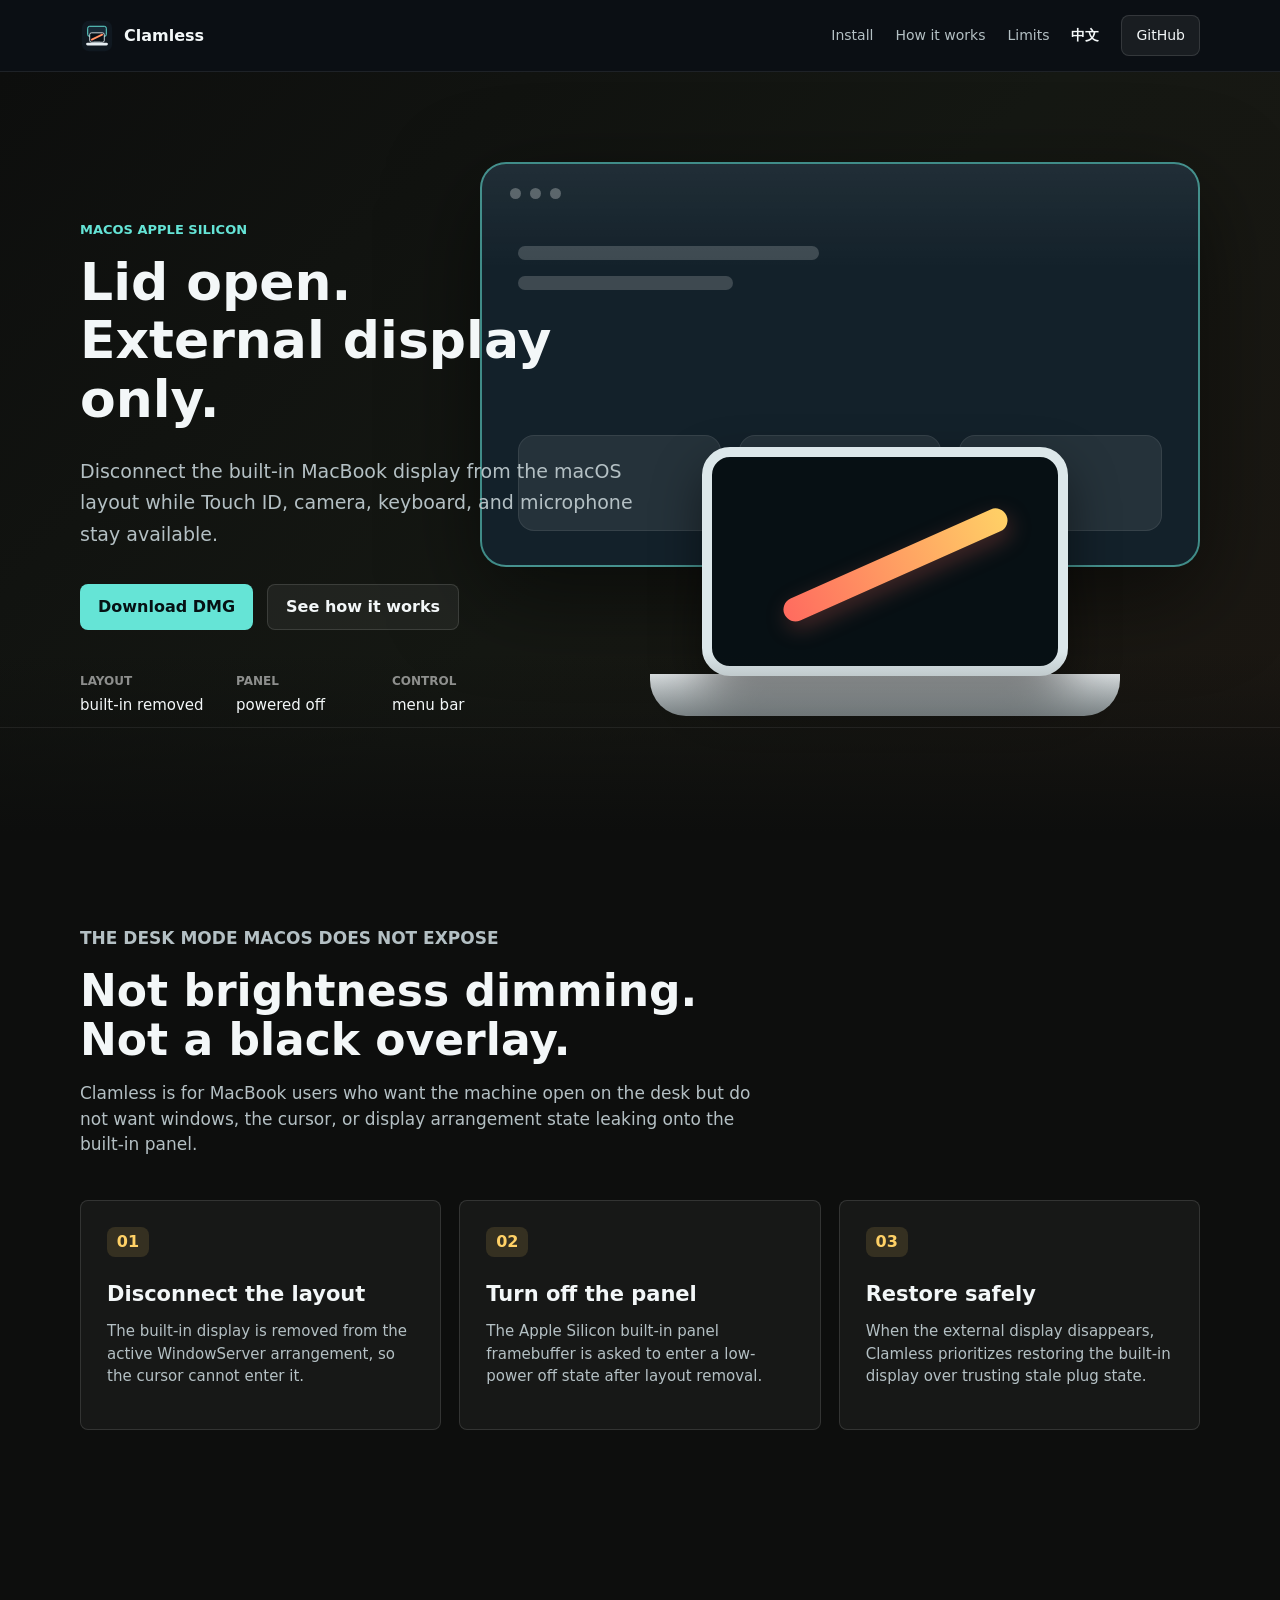
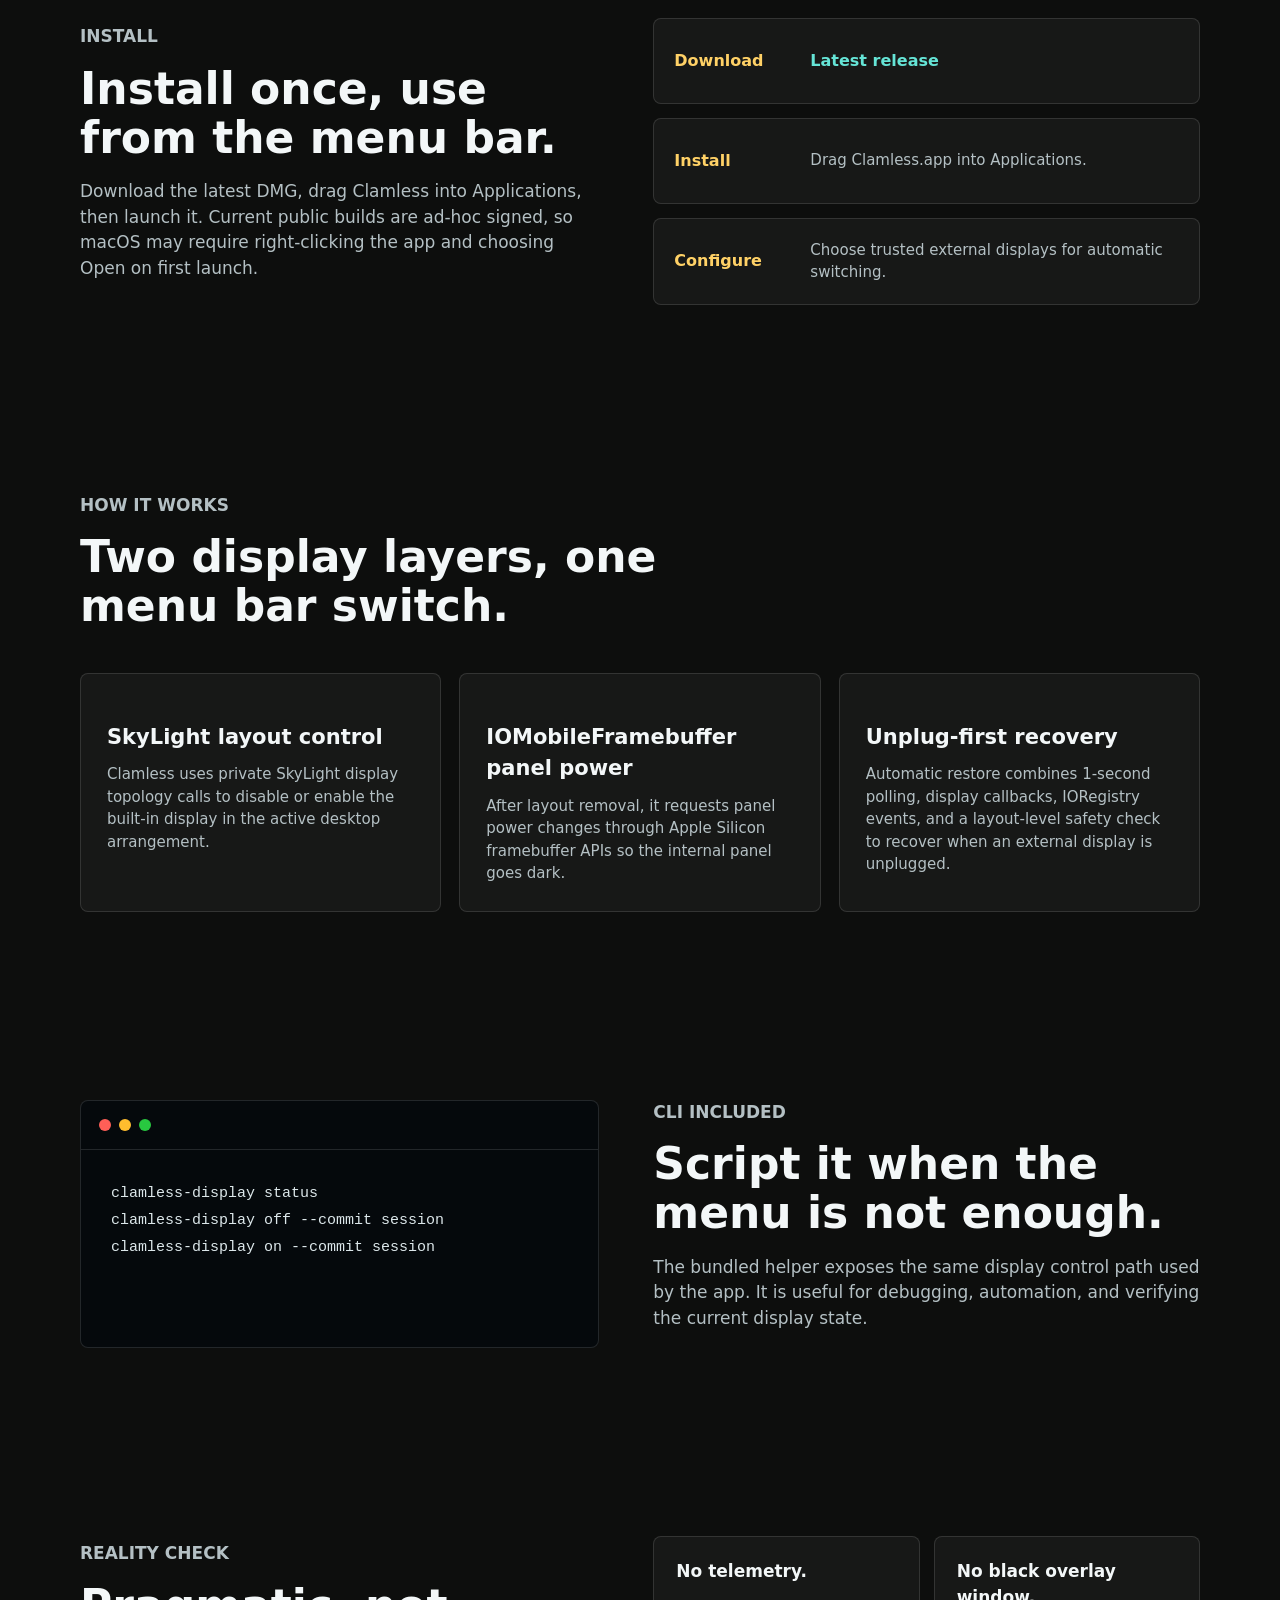
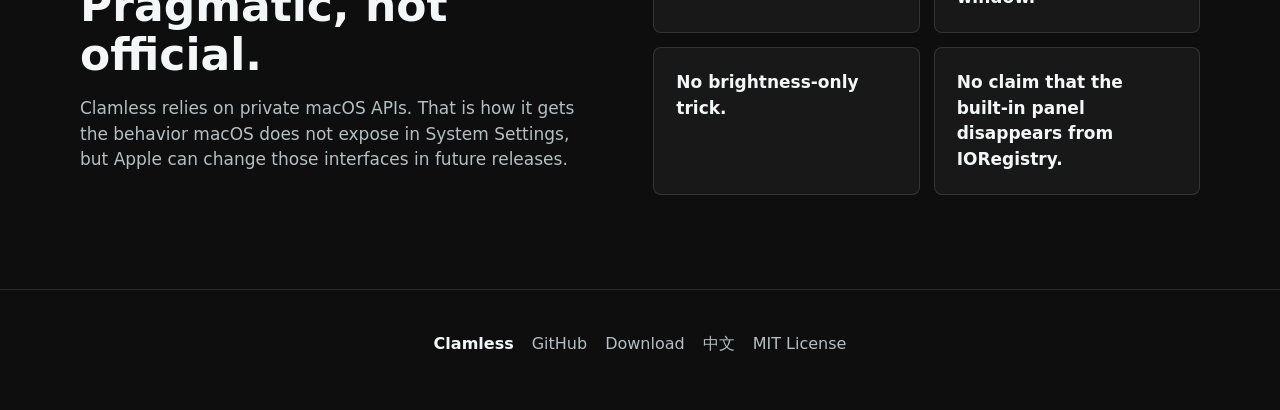
<file: docs/index.html>
<!doctype html>
<html lang="en">
  <head>
    <meta charset="utf-8">
    <meta name="viewport" content="width=device-width, initial-scale=1">
    <meta name="description" content="Clamless disconnects the built-in MacBook display while keeping the lid open, so Touch ID, camera, keyboard, and microphone remain available.">
    <meta property="og:title" content="Clamless">
    <meta property="og:description" content="Disconnect your MacBook's built-in display without closing the lid.">
    <meta property="og:type" content="website">
    <meta property="og:url" content="https://clamless.yuxiaozhu.me/">
    <meta property="og:image" content="assets/clamless-icon.svg">
    <meta property="og:locale" content="en_US">
    <meta name="theme-color" content="#101820">
    <title>Clamless - Open-lid built-in display disconnect for MacBook</title>
    <link rel="canonical" href="https://clamless.yuxiaozhu.me/">
    <link rel="alternate" hreflang="en" href="https://clamless.yuxiaozhu.me/">
    <link rel="alternate" hreflang="zh-Hans" href="https://clamless.yuxiaozhu.me/zh.html">
    <link rel="alternate" hreflang="x-default" href="https://clamless.yuxiaozhu.me/">
    <link rel="icon" href="assets/clamless-icon.svg" type="image/svg+xml">
    <link rel="stylesheet" href="styles.css">
  </head>
  <body>
    <header class="site-header">
      <a class="brand" href="#">
        <img src="assets/clamless-icon.svg" width="34" height="34" alt="">
        <span>Clamless</span>
      </a>
      <nav class="nav" aria-label="Primary">
        <a href="#install">Install</a>
        <a href="#how">How it works</a>
        <a href="#limits">Limits</a>
        <a class="language-link" href="zh.html" hreflang="zh-Hans">中文</a>
        <a class="nav-button" href="https://github.com/TCXM/clamless">GitHub</a>
      </nav>
    </header>

    <main>
      <section class="hero" aria-labelledby="hero-title">
        <div class="hero-scene" aria-hidden="true">
          <div class="display display-external">
            <div class="display-toolbar">
              <span></span>
              <span></span>
              <span></span>
            </div>
            <div class="display-line wide"></div>
            <div class="display-line medium"></div>
            <div class="display-grid">
              <span></span>
              <span></span>
              <span></span>
            </div>
          </div>
          <div class="laptop">
            <div class="laptop-screen">
              <div class="slash"></div>
            </div>
            <div class="laptop-base"></div>
          </div>
          <div class="desk-line"></div>
        </div>

        <div class="hero-content">
          <p class="eyebrow">macOS Apple Silicon</p>
          <h1 id="hero-title">Lid open.<br>External display only.</h1>
          <p class="hero-copy">
            Disconnect the built-in MacBook display from the macOS layout while Touch ID, camera, keyboard, and microphone stay available.
          </p>
          <div class="hero-actions">
            <a class="primary-action" href="https://github.com/TCXM/clamless/releases/latest">Download DMG</a>
            <a class="secondary-action" href="#how">See how it works</a>
          </div>
          <dl class="hero-facts">
            <div>
              <dt>Layout</dt>
              <dd>built-in removed</dd>
            </div>
            <div>
              <dt>Panel</dt>
              <dd>powered off</dd>
            </div>
            <div>
              <dt>Control</dt>
              <dd>menu bar</dd>
            </div>
          </dl>
        </div>
      </section>

      <section class="section intro-section">
        <div class="section-copy">
          <p class="section-kicker">The desk mode macOS does not expose</p>
          <h2>Not brightness dimming. Not a black overlay.</h2>
          <p>
            Clamless is for MacBook users who want the machine open on the desk but do not want windows, the cursor, or display arrangement state leaking onto the built-in panel.
          </p>
        </div>
        <div class="feature-grid">
          <article class="feature">
            <span class="feature-icon">01</span>
            <h3>Disconnect the layout</h3>
            <p>The built-in display is removed from the active WindowServer arrangement, so the cursor cannot enter it.</p>
          </article>
          <article class="feature">
            <span class="feature-icon">02</span>
            <h3>Turn off the panel</h3>
            <p>The Apple Silicon built-in panel framebuffer is asked to enter a low-power off state after layout removal.</p>
          </article>
          <article class="feature">
            <span class="feature-icon">03</span>
            <h3>Restore safely</h3>
            <p>When the external display disappears, Clamless prioritizes restoring the built-in display over trusting stale plug state.</p>
          </article>
        </div>
      </section>

      <section id="install" class="section install-section">
        <div class="section-copy">
          <p class="section-kicker">Install</p>
          <h2>Install once, use from the menu bar.</h2>
          <p>
            Download the latest DMG, drag Clamless into Applications, then launch it. Current public builds are ad-hoc signed, so macOS may require right-clicking the app and choosing Open on first launch.
          </p>
        </div>
        <ol class="install-steps">
          <li>
            <span>Download</span>
            <a href="https://github.com/TCXM/clamless/releases/latest">Latest release</a>
          </li>
          <li>
            <span>Install</span>
            <p>Drag Clamless.app into Applications.</p>
          </li>
          <li>
            <span>Configure</span>
            <p>Choose trusted external displays for automatic switching.</p>
          </li>
        </ol>
      </section>

      <section id="how" class="section how-section">
        <div class="section-copy">
          <p class="section-kicker">How it works</p>
          <h2>Two display layers, one menu bar switch.</h2>
        </div>
        <div class="timeline">
          <article>
            <h3>SkyLight layout control</h3>
            <p>Clamless uses private SkyLight display topology calls to disable or enable the built-in display in the active desktop arrangement.</p>
          </article>
          <article>
            <h3>IOMobileFramebuffer panel power</h3>
            <p>After layout removal, it requests panel power changes through Apple Silicon framebuffer APIs so the internal panel goes dark.</p>
          </article>
          <article>
            <h3>Unplug-first recovery</h3>
            <p>Automatic restore combines 1-second polling, display callbacks, IORegistry events, and a layout-level safety check to recover when an external display is unplugged.</p>
          </article>
        </div>
      </section>

      <section class="section command-section">
        <div class="terminal">
          <div class="terminal-bar">
            <span></span>
            <span></span>
            <span></span>
          </div>
          <pre><code>clamless-display status
clamless-display off --commit session
clamless-display on --commit session</code></pre>
        </div>
        <div class="section-copy">
          <p class="section-kicker">CLI included</p>
          <h2>Script it when the menu is not enough.</h2>
          <p>
            The bundled helper exposes the same display control path used by the app. It is useful for debugging, automation, and verifying the current display state.
          </p>
        </div>
      </section>

      <section id="limits" class="section limits-section">
        <div class="section-copy">
          <p class="section-kicker">Reality check</p>
          <h2>Pragmatic, not official.</h2>
          <p>
            Clamless relies on private macOS APIs. That is how it gets the behavior macOS does not expose in System Settings, but Apple can change those interfaces in future releases.
          </p>
        </div>
        <div class="limit-list">
          <p>No telemetry.</p>
          <p>No black overlay window.</p>
          <p>No brightness-only trick.</p>
          <p>No claim that the built-in panel disappears from IORegistry.</p>
        </div>
      </section>
    </main>

    <footer class="site-footer">
      <span>Clamless</span>
      <a href="https://github.com/TCXM/clamless">GitHub</a>
      <a href="https://github.com/TCXM/clamless/releases/latest">Download</a>
      <a href="zh.html" hreflang="zh-Hans">中文</a>
      <a href="https://github.com/TCXM/clamless/blob/main/LICENSE">MIT License</a>
    </footer>
  </body>
</html>
</file>
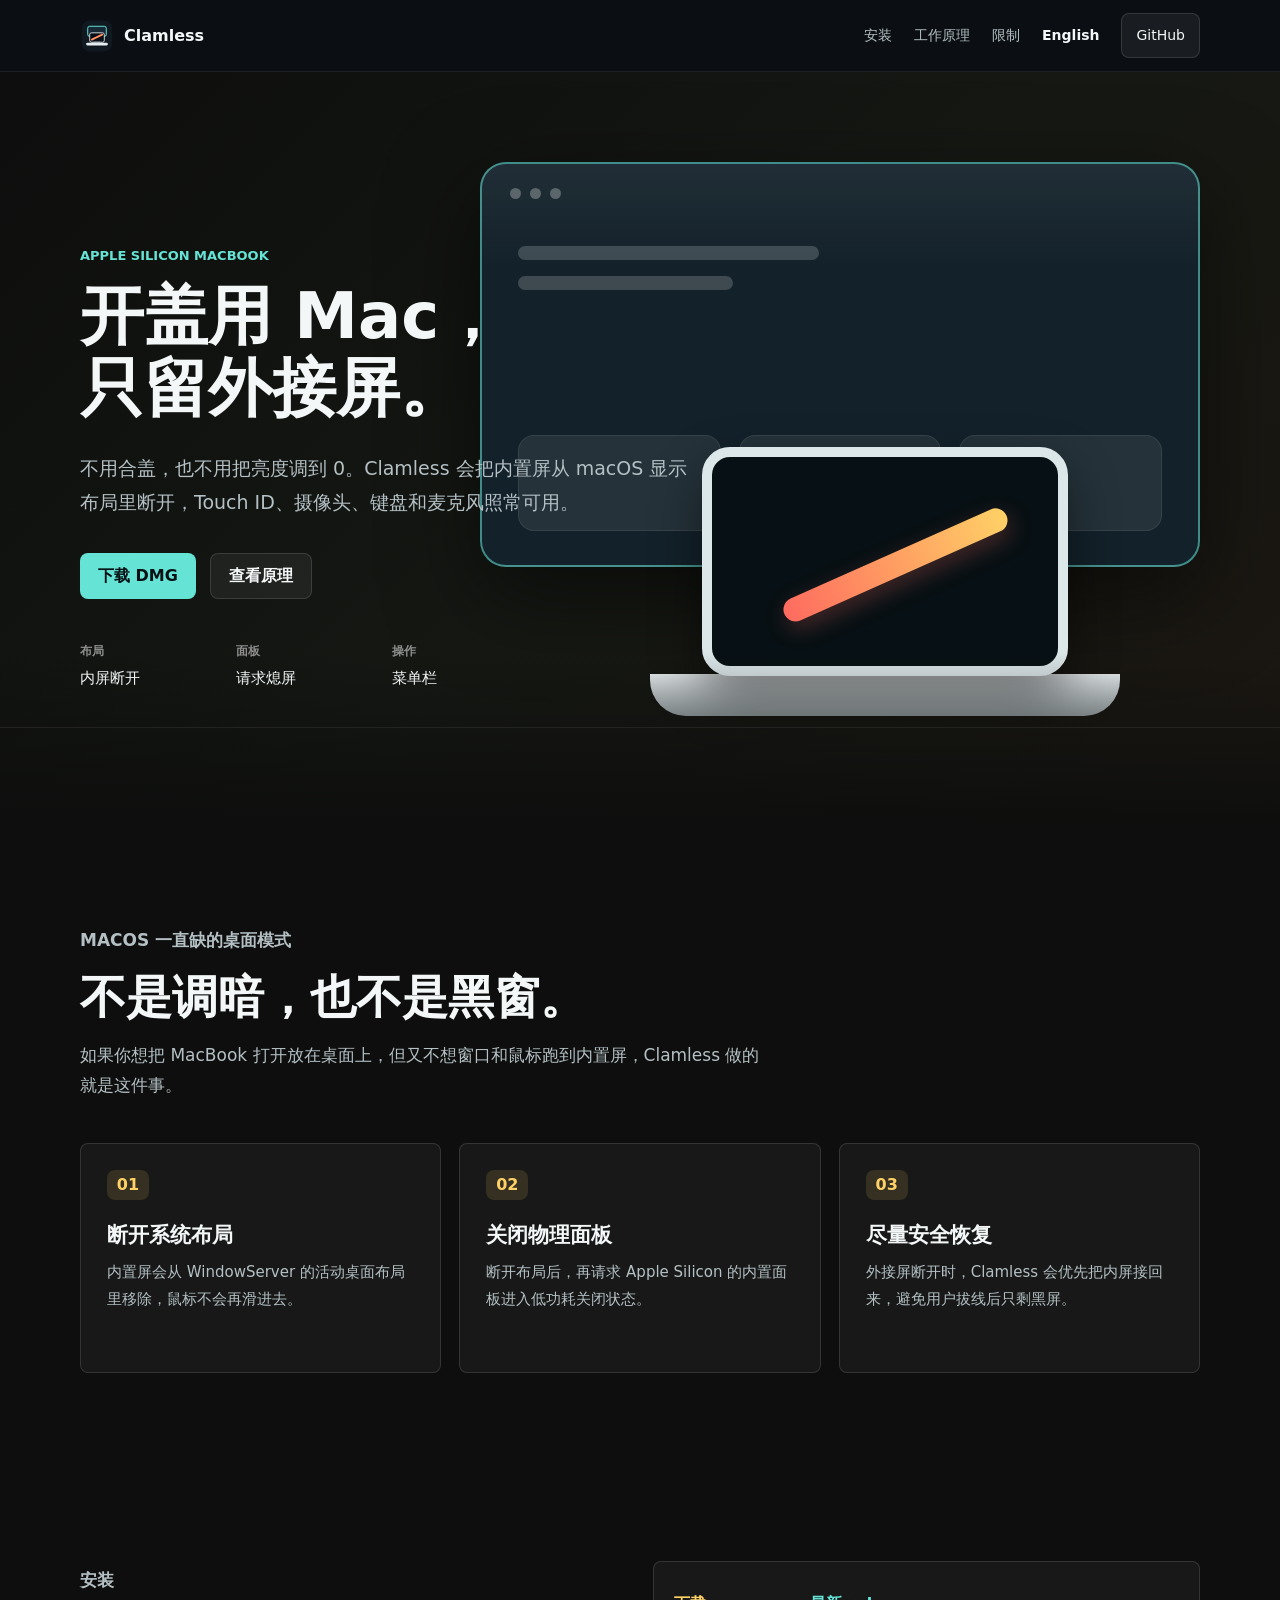
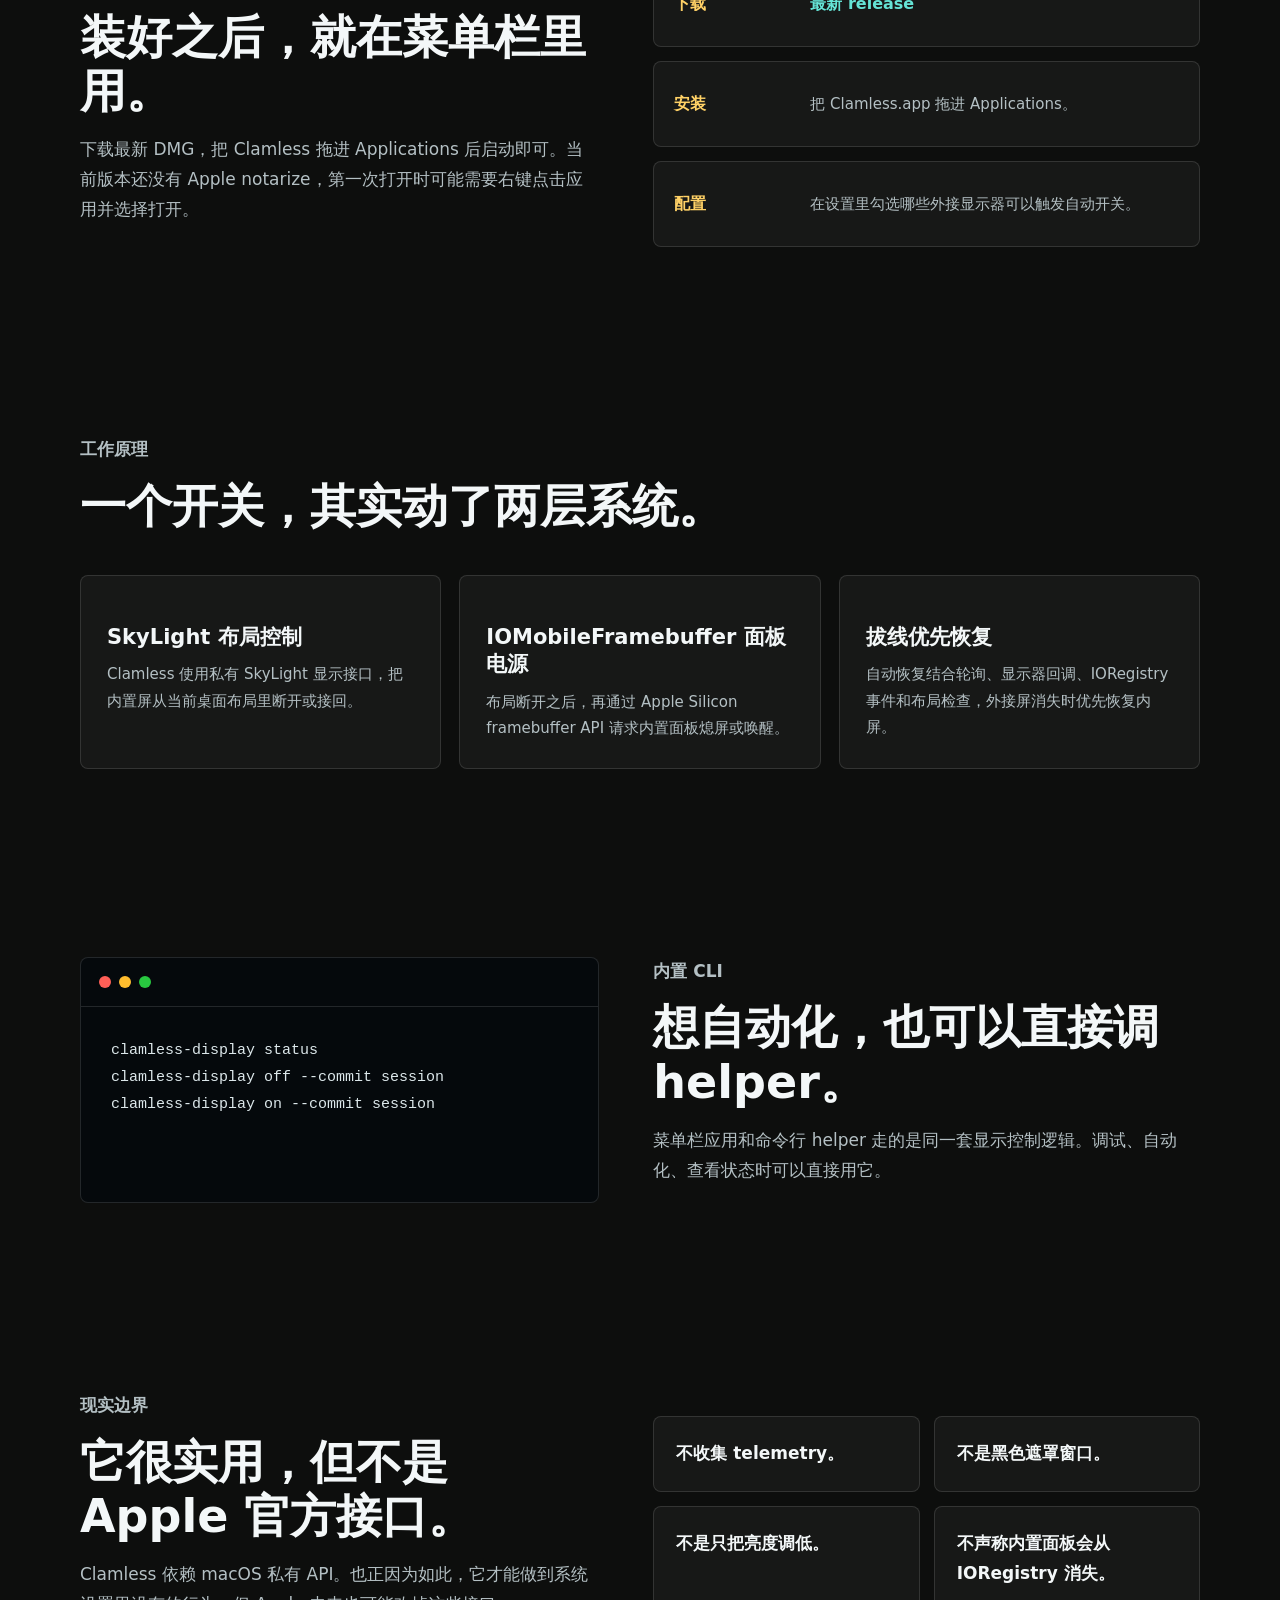
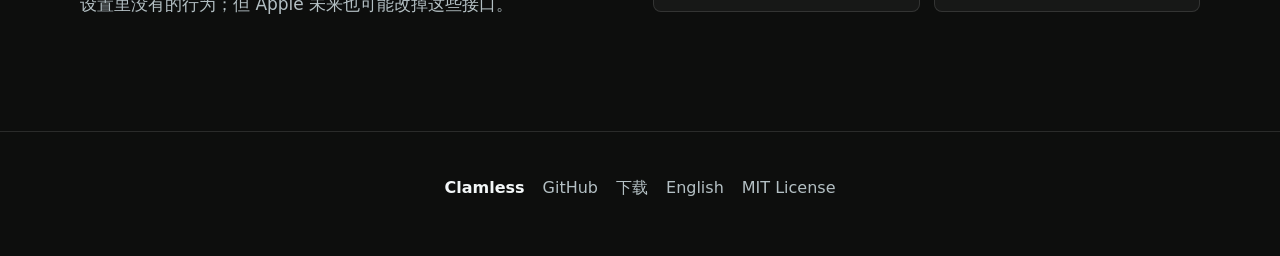
<file: docs/zh.html>
<!doctype html>
<html lang="zh-Hans">
  <head>
    <meta charset="utf-8">
    <meta name="viewport" content="width=device-width, initial-scale=1">
    <meta name="description" content="Clamless 可以让 MacBook 保持开盖，却只使用外接显示器。Touch ID、摄像头、键盘和麦克风照常可用。">
    <meta property="og:title" content="Clamless">
    <meta property="og:description" content="MacBook 保持开盖，只把外接显示器留在 macOS 屏幕布局里。">
    <meta property="og:type" content="website">
    <meta property="og:url" content="https://clamless.yuxiaozhu.me/zh.html">
    <meta property="og:image" content="assets/clamless-icon.svg">
    <meta property="og:locale" content="zh_CN">
    <meta name="theme-color" content="#101820">
    <title>Clamless - 开盖用 Mac，只留外接屏</title>
    <link rel="canonical" href="https://clamless.yuxiaozhu.me/zh.html">
    <link rel="alternate" hreflang="en" href="https://clamless.yuxiaozhu.me/">
    <link rel="alternate" hreflang="zh-Hans" href="https://clamless.yuxiaozhu.me/zh.html">
    <link rel="alternate" hreflang="x-default" href="https://clamless.yuxiaozhu.me/">
    <link rel="icon" href="assets/clamless-icon.svg" type="image/svg+xml">
    <link rel="stylesheet" href="styles.css">
  </head>
  <body>
    <header class="site-header">
      <a class="brand" href="zh.html">
        <img src="assets/clamless-icon.svg" width="34" height="34" alt="">
        <span>Clamless</span>
      </a>
      <nav class="nav" aria-label="主导航">
        <a href="#install">安装</a>
        <a href="#how">工作原理</a>
        <a href="#limits">限制</a>
        <a class="language-link" href="index.html" hreflang="en">English</a>
        <a class="nav-button" href="https://github.com/TCXM/clamless">GitHub</a>
      </nav>
    </header>

    <main>
      <section class="hero" aria-labelledby="hero-title">
        <div class="hero-scene" aria-hidden="true">
          <div class="display display-external">
            <div class="display-toolbar">
              <span></span>
              <span></span>
              <span></span>
            </div>
            <div class="display-line wide"></div>
            <div class="display-line medium"></div>
            <div class="display-grid">
              <span></span>
              <span></span>
              <span></span>
            </div>
          </div>
          <div class="laptop">
            <div class="laptop-screen">
              <div class="slash"></div>
            </div>
            <div class="laptop-base"></div>
          </div>
          <div class="desk-line"></div>
        </div>

        <div class="hero-content">
          <p class="eyebrow">Apple Silicon MacBook</p>
          <h1 id="hero-title">开盖用 Mac，<br>只留外接屏。</h1>
          <p class="hero-copy">
            不用合盖，也不用把亮度调到 0。Clamless 会把内置屏从 macOS 显示布局里断开，Touch ID、摄像头、键盘和麦克风照常可用。
          </p>
          <div class="hero-actions">
            <a class="primary-action" href="https://github.com/TCXM/clamless/releases/latest">下载 DMG</a>
            <a class="secondary-action" href="#how">查看原理</a>
          </div>
          <dl class="hero-facts">
            <div>
              <dt>布局</dt>
              <dd>内屏断开</dd>
            </div>
            <div>
              <dt>面板</dt>
              <dd>请求熄屏</dd>
            </div>
            <div>
              <dt>操作</dt>
              <dd>菜单栏</dd>
            </div>
          </dl>
        </div>
      </section>

      <section class="section intro-section">
        <div class="section-copy">
          <p class="section-kicker">macOS 一直缺的桌面模式</p>
          <h2>不是调暗，也不是黑窗。</h2>
          <p>
            如果你想把 MacBook 打开放在桌面上，但又不想窗口和鼠标跑到内置屏，Clamless 做的就是这件事。
          </p>
        </div>
        <div class="feature-grid">
          <article class="feature">
            <span class="feature-icon">01</span>
            <h3>断开系统布局</h3>
            <p>内置屏会从 WindowServer 的活动桌面布局里移除，鼠标不会再滑进去。</p>
          </article>
          <article class="feature">
            <span class="feature-icon">02</span>
            <h3>关闭物理面板</h3>
            <p>断开布局后，再请求 Apple Silicon 的内置面板进入低功耗关闭状态。</p>
          </article>
          <article class="feature">
            <span class="feature-icon">03</span>
            <h3>尽量安全恢复</h3>
            <p>外接屏断开时，Clamless 会优先把内屏接回来，避免用户拔线后只剩黑屏。</p>
          </article>
        </div>
      </section>

      <section id="install" class="section install-section">
        <div class="section-copy">
          <p class="section-kicker">安装</p>
          <h2>装好之后，就在菜单栏里用。</h2>
          <p>
            下载最新 DMG，把 Clamless 拖进 Applications 后启动即可。当前版本还没有 Apple notarize，第一次打开时可能需要右键点击应用并选择打开。
          </p>
        </div>
        <ol class="install-steps">
          <li>
            <span>下载</span>
            <a href="https://github.com/TCXM/clamless/releases/latest">最新 release</a>
          </li>
          <li>
            <span>安装</span>
            <p>把 Clamless.app 拖进 Applications。</p>
          </li>
          <li>
            <span>配置</span>
            <p>在设置里勾选哪些外接显示器可以触发自动开关。</p>
          </li>
        </ol>
      </section>

      <section id="how" class="section how-section">
        <div class="section-copy">
          <p class="section-kicker">工作原理</p>
          <h2>一个开关，其实动了两层系统。</h2>
        </div>
        <div class="timeline">
          <article>
            <h3>SkyLight 布局控制</h3>
            <p>Clamless 使用私有 SkyLight 显示接口，把内置屏从当前桌面布局里断开或接回。</p>
          </article>
          <article>
            <h3>IOMobileFramebuffer 面板电源</h3>
            <p>布局断开之后，再通过 Apple Silicon framebuffer API 请求内置面板熄屏或唤醒。</p>
          </article>
          <article>
            <h3>拔线优先恢复</h3>
            <p>自动恢复结合轮询、显示器回调、IORegistry 事件和布局检查，外接屏消失时优先恢复内屏。</p>
          </article>
        </div>
      </section>

      <section class="section command-section">
        <div class="terminal">
          <div class="terminal-bar">
            <span></span>
            <span></span>
            <span></span>
          </div>
          <pre><code>clamless-display status
clamless-display off --commit session
clamless-display on --commit session</code></pre>
        </div>
        <div class="section-copy">
          <p class="section-kicker">内置 CLI</p>
          <h2>想自动化，也可以直接调 helper。</h2>
          <p>
            菜单栏应用和命令行 helper 走的是同一套显示控制逻辑。调试、自动化、查看状态时可以直接用它。
          </p>
        </div>
      </section>

      <section id="limits" class="section limits-section">
        <div class="section-copy">
          <p class="section-kicker">现实边界</p>
          <h2>它很实用，但不是 Apple 官方接口。</h2>
          <p>
            Clamless 依赖 macOS 私有 API。也正因为如此，它才能做到系统设置里没有的行为；但 Apple 未来也可能改掉这些接口。
          </p>
        </div>
        <div class="limit-list">
          <p>不收集 telemetry。</p>
          <p>不是黑色遮罩窗口。</p>
          <p>不是只把亮度调低。</p>
          <p>不声称内置面板会从 IORegistry 消失。</p>
        </div>
      </section>
    </main>

    <footer class="site-footer">
      <span>Clamless</span>
      <a href="https://github.com/TCXM/clamless">GitHub</a>
      <a href="https://github.com/TCXM/clamless/releases/latest">下载</a>
      <a href="./" hreflang="en">English</a>
      <a href="https://github.com/TCXM/clamless/blob/main/LICENSE">MIT License</a>
    </footer>
  </body>
</html>
</file>
<file: docs/styles.css>
:root {
  color-scheme: dark;
  --bg: #0d0e0d;
  --surface: #171916;
  --surface-2: #22241f;
  --text: #f3f7f8;
  --muted: #b4c0c4;
  --line: rgba(255, 255, 255, 0.12);
  --teal: #65e4d6;
  --amber: #ffd166;
  --coral: #ff6b5f;
  --steel: #dce7ea;
  --max: 1120px;
}

* {
  box-sizing: border-box;
}

html {
  scroll-behavior: smooth;
}

body {
  margin: 0;
  overflow-x: hidden;
  background: var(--bg);
  color: var(--text);
  font-family: ui-sans-serif, system-ui, -apple-system, BlinkMacSystemFont, "SF Pro Text", "Segoe UI", sans-serif;
  line-height: 1.5;
}

a {
  color: inherit;
  text-decoration: none;
}

.site-header {
  position: sticky;
  top: 0;
  z-index: 20;
  display: flex;
  align-items: center;
  justify-content: space-between;
  min-height: 72px;
  padding: 0 max(24px, calc((100vw - var(--max)) / 2));
  border-bottom: 1px solid rgba(255, 255, 255, 0.08);
  background: rgba(11, 17, 22, 0.82);
  backdrop-filter: blur(18px);
}

.brand {
  display: inline-flex;
  align-items: center;
  gap: 10px;
  font-weight: 760;
  letter-spacing: 0;
}

.brand img {
  border-radius: 8px;
}

.nav {
  display: flex;
  align-items: center;
  gap: 22px;
  color: var(--muted);
  font-size: 14px;
}

.nav a:hover {
  color: var(--text);
}

.nav-button {
  padding: 9px 14px;
  border: 1px solid var(--line);
  border-radius: 8px;
  color: var(--text);
  background: rgba(255, 255, 255, 0.06);
}

.language-link {
  color: var(--text);
  font-weight: 720;
}

.hero {
  position: relative;
  display: grid;
  align-items: center;
  min-height: min(760px, calc(100vh - 72px));
  overflow: hidden;
  padding: 96px max(24px, calc((100vw - var(--max)) / 2)) 80px;
  isolation: isolate;
}

.hero::before {
  content: "";
  position: absolute;
  inset: 0;
  z-index: -3;
  background:
    linear-gradient(135deg, #0d0e0d 0%, #151813 52%, #1c1712 100%);
}

.hero::after {
  content: "";
  position: absolute;
  inset: auto 0 0;
  z-index: -1;
  height: 180px;
  background: linear-gradient(180deg, rgba(11, 17, 22, 0), var(--bg));
}

.hero-scene {
  position: absolute;
  inset: 0;
  z-index: -2;
  pointer-events: none;
}

.display {
  position: absolute;
  right: max(34px, calc((100vw - var(--max)) / 2));
  top: 90px;
  width: min(58vw, 720px);
  aspect-ratio: 16 / 9;
  border: 2px solid rgba(101, 228, 214, 0.55);
  border-radius: 26px;
  background:
    linear-gradient(180deg, rgba(255, 255, 255, 0.06), transparent 26%),
    #13212a;
  box-shadow: 0 28px 90px rgba(0, 0, 0, 0.5);
}

.display::after {
  content: "";
  position: absolute;
  left: 45%;
  bottom: -96px;
  width: 10%;
  height: 96px;
  background: #24333a;
  clip-path: polygon(36% 0, 64% 0, 100% 100%, 0 100%);
}

.display-toolbar {
  position: absolute;
  left: 28px;
  top: 24px;
  display: flex;
  gap: 9px;
}

.display-toolbar span {
  width: 11px;
  height: 11px;
  border-radius: 50%;
  background: rgba(255, 255, 255, 0.28);
}

.display-line {
  position: absolute;
  left: 36px;
  height: 14px;
  border-radius: 7px;
  background: rgba(255, 255, 255, 0.18);
}

.display-line.wide {
  top: 82px;
  width: 42%;
}

.display-line.medium {
  top: 112px;
  width: 30%;
}

.display-grid {
  position: absolute;
  left: 36px;
  right: 36px;
  bottom: 34px;
  display: grid;
  grid-template-columns: repeat(3, 1fr);
  gap: 18px;
}

.display-grid span {
  height: 96px;
  border-radius: 16px;
  background: rgba(255, 255, 255, 0.08);
  border: 1px solid rgba(255, 255, 255, 0.08);
}

.laptop {
  position: absolute;
  right: max(88px, calc((100vw - var(--max)) / 2 + 80px));
  bottom: 116px;
  width: min(38vw, 470px);
}

.laptop-screen {
  position: relative;
  width: 78%;
  aspect-ratio: 16 / 10;
  margin: 0 auto;
  border: 10px solid var(--steel);
  border-radius: 28px;
  background: #071014;
  box-shadow: 0 22px 50px rgba(0, 0, 0, 0.48);
}

.slash {
  position: absolute;
  left: 18%;
  top: 46%;
  width: 70%;
  height: 24px;
  border-radius: 12px;
  transform: rotate(-24deg);
  background: linear-gradient(90deg, var(--coral), var(--amber));
  box-shadow: 0 8px 22px rgba(255, 107, 95, 0.26);
}

.laptop-base {
  width: 100%;
  height: 42px;
  margin-top: -2px;
  border-radius: 0 0 36px 36px;
  background: linear-gradient(180deg, #f3f8fa, #b8c4c8);
}

.desk-line {
  position: absolute;
  left: 0;
  right: 0;
  bottom: 104px;
  height: 1px;
  background: rgba(255, 255, 255, 0.12);
}

.hero-content {
  width: min(620px, 100%);
  padding-top: 16px;
}

.eyebrow,
.section-kicker {
  margin: 0 0 14px;
  color: var(--teal);
  font-size: 13px;
  font-weight: 760;
  letter-spacing: 0;
  text-transform: uppercase;
}

h1,
h2,
h3,
p {
  letter-spacing: 0;
}

h1 {
  max-width: 520px;
  margin: 0;
  font-size: 52px;
  line-height: 1.12;
}

html:lang(zh-Hans) body {
  line-height: 1.72;
}

html:lang(zh-Hans) h1 {
  max-width: 430px;
  font-size: 64px;
  line-height: 1.12;
}

html:lang(zh-Hans) .hero-copy {
  max-width: 640px;
  line-height: 1.76;
}

html:lang(zh-Hans) .section h2 {
  max-width: 780px;
  font-size: 46px;
  line-height: 1.18;
}

html:lang(zh-Hans) .section p,
html:lang(zh-Hans) .feature p,
html:lang(zh-Hans) .timeline p,
html:lang(zh-Hans) .install-steps p {
  line-height: 1.76;
}

html:lang(zh-Hans) .feature h3,
html:lang(zh-Hans) .timeline h3 {
  line-height: 1.3;
}

.hero-copy {
  max-width: 590px;
  margin: 28px 0 0;
  color: var(--muted);
  font-size: 19px;
  line-height: 1.65;
}

.hero-actions {
  display: flex;
  flex-wrap: wrap;
  gap: 14px;
  margin-top: 34px;
}

.primary-action,
.secondary-action {
  display: inline-flex;
  align-items: center;
  min-height: 46px;
  padding: 0 18px;
  border-radius: 8px;
  font-weight: 720;
}

.primary-action {
  background: var(--teal);
  color: #061114;
}

.secondary-action {
  border: 1px solid var(--line);
  background: rgba(255, 255, 255, 0.06);
}

.hero-facts {
  display: flex;
  flex-wrap: wrap;
  gap: 24px;
  margin: 42px 0 0;
  padding: 0;
}

.hero-facts div {
  min-width: 132px;
}

.hero-facts dt {
  color: rgba(255, 255, 255, 0.52);
  font-size: 12px;
  font-weight: 720;
  text-transform: uppercase;
}

.hero-facts dd {
  margin: 4px 0 0;
  color: var(--text);
  font-size: 15px;
}

.section {
  width: min(var(--max), calc(100% - 48px));
  margin: 0 auto;
  padding: 94px 0;
}

.section-copy {
  max-width: 690px;
}

.section h2 {
  margin: 0;
  font-size: 44px;
  line-height: 1.12;
}

.section p {
  color: var(--muted);
  font-size: 17px;
}

.feature-grid {
  display: grid;
  grid-template-columns: repeat(3, 1fr);
  gap: 18px;
  margin-top: 42px;
}

.feature,
.install-steps li,
.timeline article,
.terminal,
.limit-list p {
  border: 1px solid var(--line);
  border-radius: 8px;
  background: rgba(255, 255, 255, 0.045);
}

.feature {
  min-height: 230px;
  padding: 26px;
}

.feature-icon {
  display: inline-flex;
  align-items: center;
  justify-content: center;
  width: 42px;
  height: 30px;
  border-radius: 8px;
  background: rgba(255, 209, 102, 0.13);
  color: var(--amber);
  font-weight: 800;
}

.feature h3,
.timeline h3 {
  margin: 22px 0 10px;
  font-size: 21px;
}

.feature p,
.timeline p,
.install-steps p {
  margin: 0;
  font-size: 15px;
}

.install-section,
.command-section,
.limits-section {
  display: grid;
  grid-template-columns: minmax(0, 0.95fr) minmax(340px, 1fr);
  gap: 54px;
  align-items: center;
}

.install-steps {
  display: grid;
  gap: 14px;
  margin: 0;
  padding: 0;
  list-style: none;
}

.install-steps li {
  display: grid;
  grid-template-columns: 118px 1fr;
  gap: 18px;
  min-height: 86px;
  align-items: center;
  padding: 20px;
}

.install-steps span {
  color: var(--amber);
  font-weight: 780;
}

.install-steps a {
  color: var(--teal);
  font-weight: 760;
}

.timeline {
  display: grid;
  grid-template-columns: repeat(3, 1fr);
  gap: 18px;
  margin-top: 42px;
}

.timeline article {
  padding: 26px;
}

.command-section {
  align-items: stretch;
}

.terminal {
  overflow: hidden;
  background: #05090c;
}

.terminal-bar {
  display: flex;
  gap: 8px;
  padding: 18px;
  border-bottom: 1px solid var(--line);
}

.terminal-bar span {
  width: 12px;
  height: 12px;
  border-radius: 50%;
  background: #ff5f57;
}

.terminal-bar span:nth-child(2) {
  background: #ffbd2e;
}

.terminal-bar span:nth-child(3) {
  background: #28c840;
}

pre {
  margin: 0;
  padding: 30px;
  overflow: auto;
  color: var(--steel);
  font: 15px/1.8 ui-monospace, "SF Mono", Menlo, Consolas, monospace;
}

.limit-list {
  display: grid;
  grid-template-columns: 1fr 1fr;
  gap: 14px;
}

.limit-list p {
  margin: 0;
  padding: 22px;
  color: var(--text);
  font-weight: 680;
}

.site-footer {
  display: flex;
  flex-wrap: wrap;
  justify-content: center;
  gap: 18px;
  padding: 42px 24px 54px;
  border-top: 1px solid var(--line);
  color: var(--muted);
}

.site-footer span {
  color: var(--text);
  font-weight: 760;
}

.site-footer a:hover {
  color: var(--text);
}

@media (max-width: 860px) {
  .site-header {
    min-height: 64px;
  }

  .nav a:not(.nav-button):not(.language-link) {
    display: none;
  }

  .hero {
    min-height: 760px;
    padding-top: 72px;
    align-items: start;
  }

  .hero-scene {
    opacity: 0.38;
  }

  .display {
    right: -140px;
    top: 420px;
    width: 620px;
  }

  .laptop {
    right: 24px;
    bottom: 70px;
    width: 360px;
  }

  .hero-content {
    padding-top: 0;
  }

  h1 {
    font-size: 40px;
  }

  html:lang(zh-Hans) h1 {
    max-width: 500px;
    font-size: 52px;
    line-height: 1.15;
  }

  .section h2 {
    font-size: 38px;
  }

  html:lang(zh-Hans) .section h2 {
    font-size: 38px;
    line-height: 1.22;
  }

  .feature-grid,
  .timeline,
  .install-section,
  .command-section,
  .limits-section {
    grid-template-columns: 1fr;
  }

  .install-section,
  .command-section,
  .limits-section {
    gap: 30px;
  }
}

@media (max-width: 560px) {
  .site-header {
    padding-inline: 18px;
  }

  .nav {
    gap: 14px;
  }

  .brand span {
    font-size: 15px;
  }

  .nav-button {
    padding-inline: 12px;
  }

  .hero {
    padding-inline: 18px 32px;
  }

  .hero-scene {
    display: none;
  }

  .hero-content {
    max-width: calc(100vw - 72px);
  }

  h1 {
    font-size: 32px;
  }

  html:lang(zh-Hans) h1 {
    font-size: 42px;
    line-height: 1.2;
  }

  .hero-copy {
    font-size: 18px;
    max-width: 100%;
    overflow-wrap: break-word;
  }

  html:lang(zh-Hans) .hero-copy {
    font-size: 17px;
  }

  .hero-facts {
    display: grid;
    grid-template-columns: repeat(3, minmax(0, 1fr));
    gap: 14px;
  }

  .hero-facts div {
    min-width: 0;
  }

  .hero-facts dt {
    font-size: 11px;
  }

  .hero-facts dd {
    overflow-wrap: break-word;
    font-size: 14px;
  }

  .section-copy {
    max-width: 100%;
  }

  .section-kicker {
    overflow-wrap: break-word;
  }

  .hero-actions {
    align-items: stretch;
    flex-direction: column;
  }

  .primary-action,
  .secondary-action {
    justify-content: center;
  }

  .section {
    width: calc(100% - 50px);
    padding: 70px 0;
  }

  .section h2 {
    font-size: 30px;
  }

  html:lang(zh-Hans) .section h2 {
    font-size: 31px;
  }

  .install-steps li {
    grid-template-columns: 1fr;
    gap: 8px;
  }

  .limit-list {
    grid-template-columns: 1fr;
  }

  pre {
    padding: 22px;
    font-size: 13px;
  }
}
</file>
